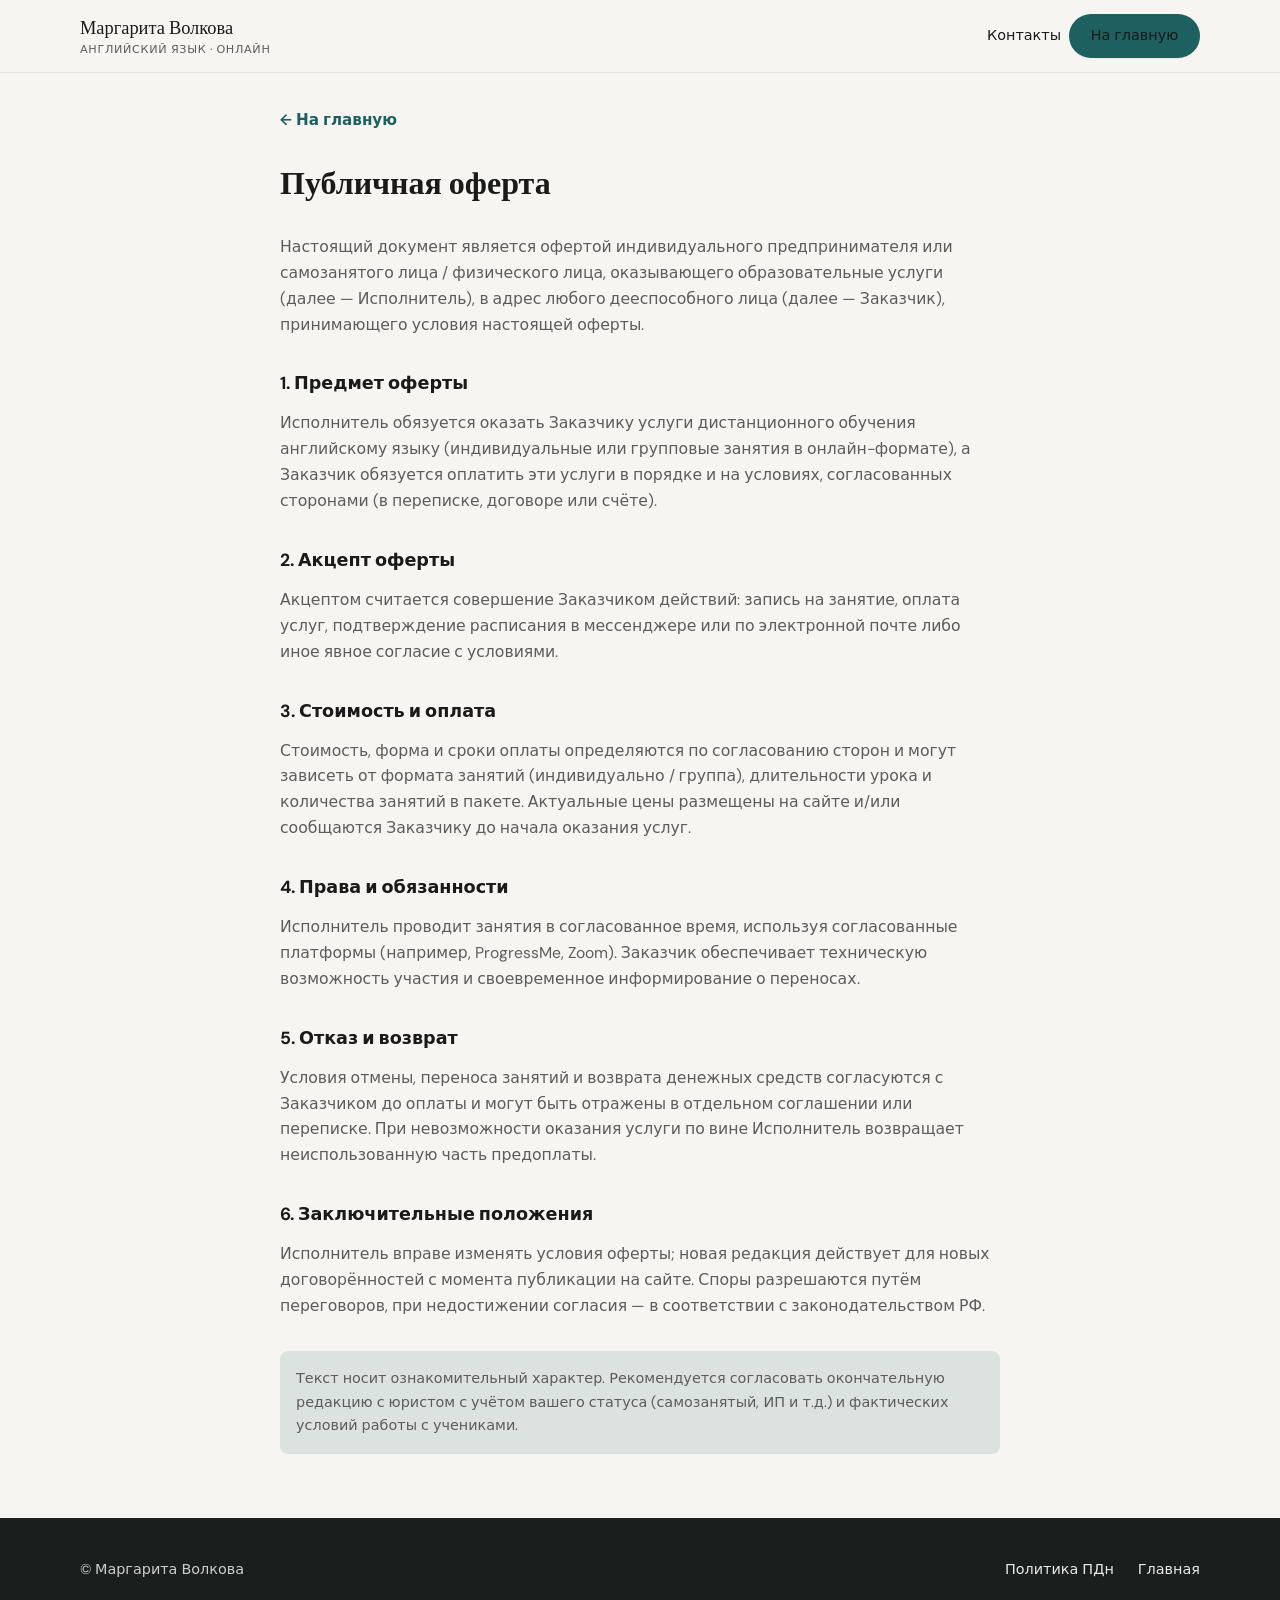
<file: pages/offer.html>
<!DOCTYPE html>
<html lang="ru">
  <head>
    <meta charset="UTF-8" />
    <meta name="viewport" content="width=device-width, initial-scale=1.0" />
    <title>Публичная оферта — Маргарита Волкова</title>
    <link rel="preconnect" href="https://fonts.googleapis.com" />
    <link rel="preconnect" href="https://fonts.gstatic.com" crossorigin />
    <link
      href="https://fonts.googleapis.com/css2?family=DM+Sans:ital,opsz,wght@0,9..40,400;0,9..40,600&family=Fraunces:opsz,wght@9..144,500&display=swap&subset=cyrillic"
      rel="stylesheet"
    />
    <link rel="stylesheet" href="../assets/css/main.css" />
  </head>
  <body class="page-sub">
    <header class="site-header">
      <div class="site-header__inner">
        <a class="site-logo" href="../index.html">
          Маргарита Волкова
          <small>Английский язык · онлайн</small>
        </a>
        <nav class="nav-desktop" aria-label="Навигация">
          <a href="../index.html#contacts">Контакты</a>
          <a class="btn btn--primary" href="../index.html">На главную</a>
        </nav>
      </div>
    </header>
    <main class="container">
      <article class="legal-doc prose">
        <a class="back-link" href="../index.html">← На главную</a>
        <h1>Публичная оферта</h1>
        <p>
          Настоящий документ является офертой индивидуального предпринимателя
          или самозанятого лица / физического лица, оказывающего образовательные
          услуги (далее — Исполнитель), в адрес любого дееспособного лица
          (далее — Заказчик), принимающего условия настоящей оферты.
        </p>
        <h2>1. Предмет оферты</h2>
        <p>
          Исполнитель обязуется оказать Заказчику услуги дистанционного обучения
          английскому языку (индивидуальные или групповые занятия в онлайн-формате),
          а Заказчик обязуется оплатить эти услуги в порядке и на условиях,
          согласованных сторонами (в переписке, договоре или счёте).
        </p>
        <h2>2. Акцепт оферты</h2>
        <p>
          Акцептом считается совершение Заказчиком действий: запись на занятие,
          оплата услуг, подтверждение расписания в мессенджере или по электронной
          почте либо иное явное согласие с условиями.
        </p>
        <h2>3. Стоимость и оплата</h2>
        <p>
          Стоимость, форма и сроки оплаты определяются по согласованию сторон и
          могут зависеть от формата занятий (индивидуально / группа), длительности
          урока и количества занятий в пакете. Актуальные цены размещены на сайте
          и/или сообщаются Заказчику до начала оказания услуг.
        </p>
        <h2>4. Права и обязанности</h2>
        <p>
          Исполнитель проводит занятия в согласованное время, используя
          согласованные платформы (например, ProgressMe, Zoom). Заказчик
          обеспечивает техническую возможность участия и своевременное
          информирование о переносах.
        </p>
        <h2>5. Отказ и возврат</h2>
        <p>
          Условия отмены, переноса занятий и возврата денежных средств
          согласуются с Заказчиком до оплаты и могут быть отражены в отдельном
          соглашении или переписке. При невозможности оказания услуги по вине
          Исполнитель возвращает неиспользованную часть предоплаты.
        </p>
        <h2>6. Заключительные положения</h2>
        <p>
          Исполнитель вправе изменять условия оферты; новая редакция действует
          для новых договорённостей с момента публикации на сайте. Споры
          разрешаются путём переговоров, при недостижении согласия — в
          соответствии с законодательством РФ.
        </p>
        <p class="note">
          Текст носит ознакомительный характер. Рекомендуется согласовать
          окончательную редакцию с юристом с учётом вашего статуса (самозанятый,
          ИП и т.д.) и фактических условий работы с учениками.
        </p>
      </article>
    </main>
    <footer class="site-footer">
      <div class="site-footer__inner">
        <p style="margin: 0; font-size: 0.9rem">© Маргарита Волкова</p>
        <nav class="footer-nav">
          <a href="privacy.html">Политика ПДн</a>
          <a href="../index.html">Главная</a>
        </nav>
      </div>
    </footer>
  </body>
</html>
</file>
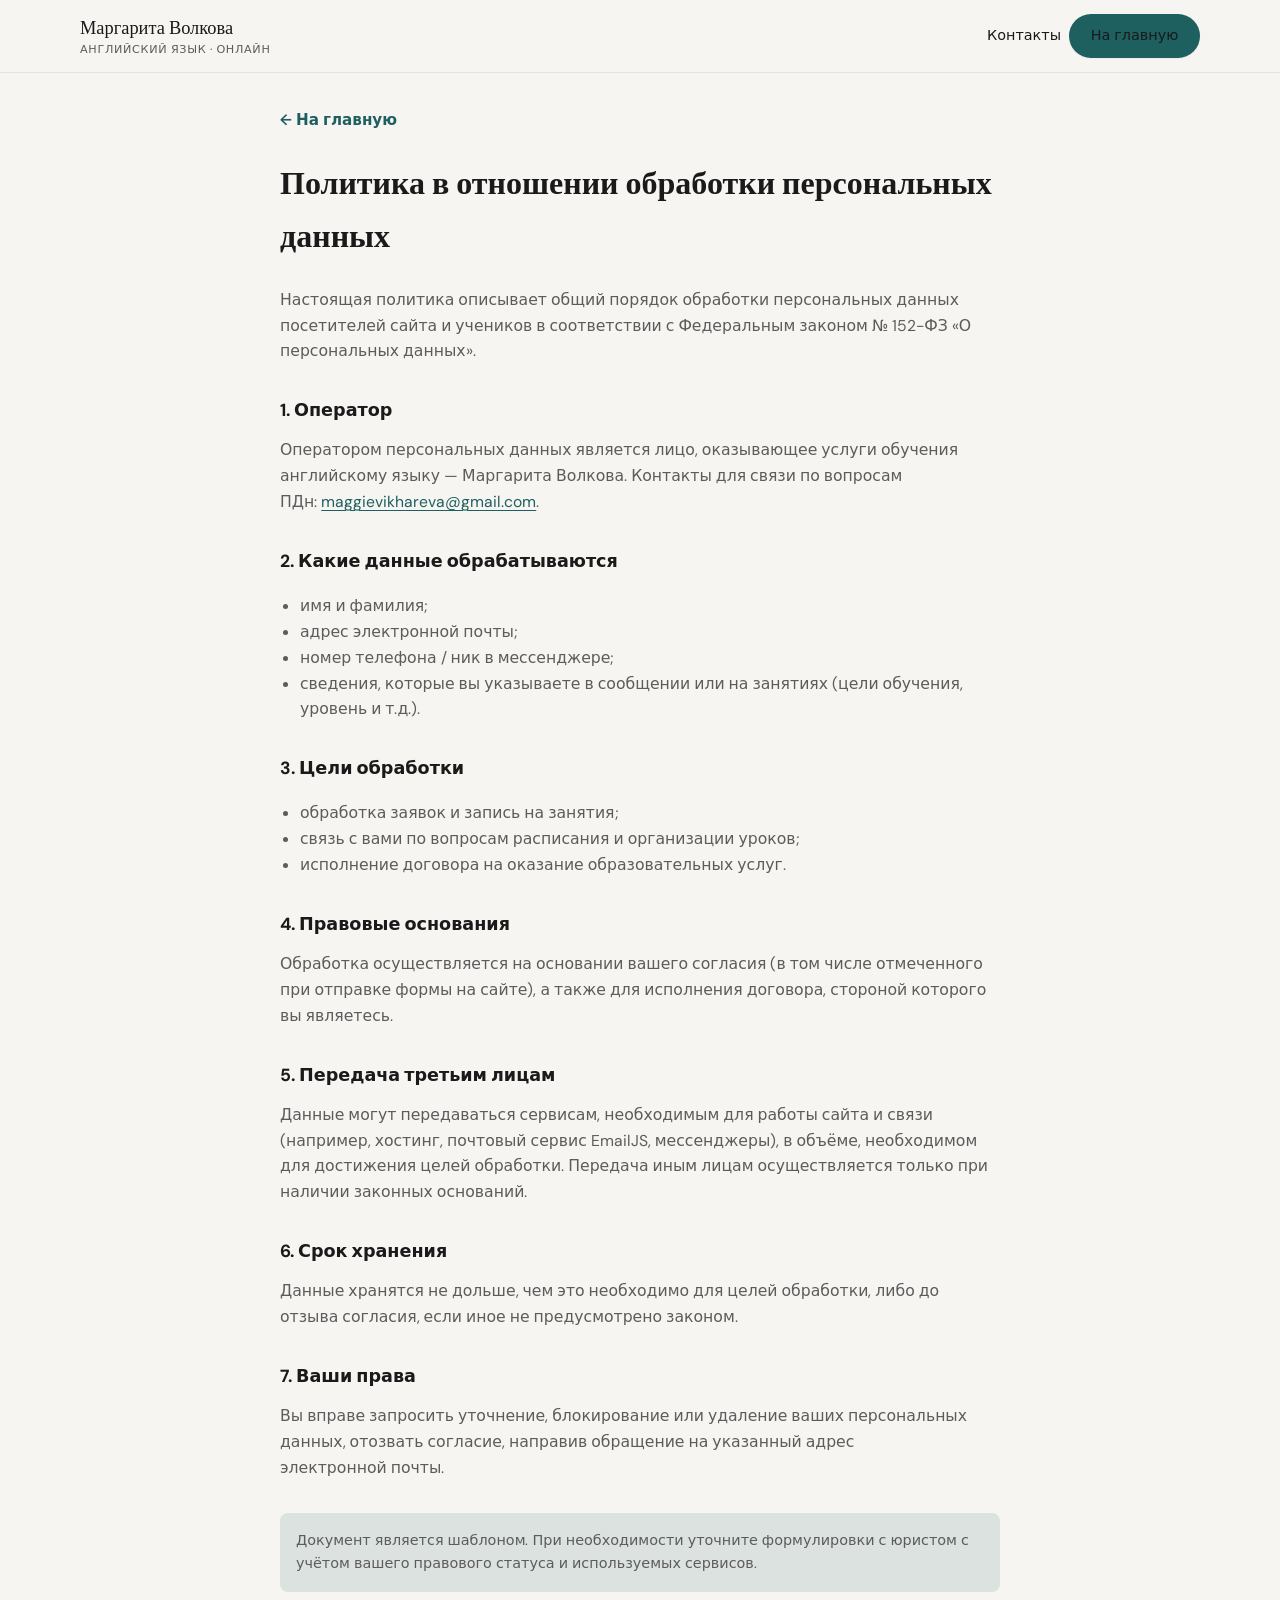
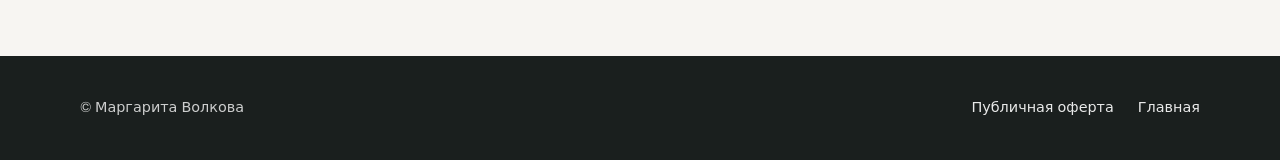
<file: pages/privacy.html>
<!DOCTYPE html>
<html lang="ru">
  <head>
    <meta charset="UTF-8" />
    <meta name="viewport" content="width=device-width, initial-scale=1.0" />
    <title>Политика обработки персональных данных — Маргарита Волкова</title>
    <link rel="preconnect" href="https://fonts.googleapis.com" />
    <link rel="preconnect" href="https://fonts.gstatic.com" crossorigin />
    <link
      href="https://fonts.googleapis.com/css2?family=DM+Sans:ital,opsz,wght@0,9..40,400;0,9..40,600&family=Fraunces:opsz,wght@9..144,500&display=swap&subset=cyrillic"
      rel="stylesheet"
    />
    <link rel="stylesheet" href="../assets/css/main.css" />
  </head>
  <body class="page-sub">
    <header class="site-header">
      <div class="site-header__inner">
        <a class="site-logo" href="../index.html">
          Маргарита Волкова
          <small>Английский язык · онлайн</small>
        </a>
        <nav class="nav-desktop" aria-label="Навигация">
          <a href="../index.html#contacts">Контакты</a>
          <a class="btn btn--primary" href="../index.html">На главную</a>
        </nav>
      </div>
    </header>
    <main class="container">
      <article class="legal-doc prose">
        <a class="back-link" href="../index.html">← На главную</a>
        <h1>Политика в отношении обработки персональных данных</h1>
        <p>
          Настоящая политика описывает общий порядок обработки персональных
          данных посетителей сайта и учеников в соответствии с Федеральным
          законом № 152-ФЗ «О персональных данных».
        </p>
        <h2>1. Оператор</h2>
        <p>
          Оператором персональных данных является лицо, оказывающее услуги
          обучения английскому языку — Маргарита Волкова. Контакты для связи по
          вопросам ПДн: <a href="mailto:maggievikhareva@gmail.com">maggievikhareva@gmail.com</a>.
        </p>
        <h2>2. Какие данные обрабатываются</h2>
        <ul>
          <li>имя и фамилия;</li>
          <li>адрес электронной почты;</li>
          <li>номер телефона / ник в мессенджере;</li>
          <li>сведения, которые вы указываете в сообщении или на занятиях (цели обучения, уровень и т.д.).</li>
        </ul>
        <h2>3. Цели обработки</h2>
        <ul>
          <li>обработка заявок и запись на занятия;</li>
          <li>связь с вами по вопросам расписания и организации уроков;</li>
          <li>исполнение договора на оказание образовательных услуг.</li>
        </ul>
        <h2>4. Правовые основания</h2>
        <p>
          Обработка осуществляется на основании вашего согласия (в том числе
          отмеченного при отправке формы на сайте), а также для исполнения
          договора, стороной которого вы являетесь.
        </p>
        <h2>5. Передача третьим лицам</h2>
        <p>
          Данные могут передаваться сервисам, необходимым для работы сайта и
          связи (например, хостинг, почтовый сервис EmailJS, мессенджеры), в
          объёме, необходимом для достижения целей обработки. Передача иным
          лицам осуществляется только при наличии законных оснований.
        </p>
        <h2>6. Срок хранения</h2>
        <p>
          Данные хранятся не дольше, чем это необходимо для целей обработки,
          либо до отзыва согласия, если иное не предусмотрено законом.
        </p>
        <h2>7. Ваши права</h2>
        <p>
          Вы вправе запросить уточнение, блокирование или удаление ваших
          персональных данных, отозвать согласие, направив обращение на указанный
          адрес электронной почты.
        </p>
        <p class="note">
          Документ является шаблоном. При необходимости уточните формулировки с
          юристом с учётом вашего правового статуса и используемых сервисов.
        </p>
      </article>
    </main>
    <footer class="site-footer">
      <div class="site-footer__inner">
        <p style="margin: 0; font-size: 0.9rem">© Маргарита Волкова</p>
        <nav class="footer-nav">
          <a href="offer.html">Публичная оферта</a>
          <a href="../index.html">Главная</a>
        </nav>
      </div>
    </footer>
  </body>
</html>
</file>
<file: assets/css/main.css>
/* =============================================================================
   Margarita Volkova — site styles
   ============================================================================= */

:root {
  --color-bg: #f7f5f2;
  --color-bg-elevated: #ffffff;
  --color-text: #1a1a1a;
  --color-text-muted: #5c5c5c;
  --color-border: rgba(26, 26, 26, 0.08);
  --color-accent: #1e5f5f;
  --color-accent-hover: #164747;
  --color-accent-soft: rgba(30, 95, 95, 0.12);
  --color-warm: #c45c3e;
  --font-sans: "DM Sans", system-ui, sans-serif;
  --font-display: "Fraunces", Georgia, serif;
  --radius-sm: 8px;
  --radius-md: 14px;
  --radius-lg: 22px;
  --shadow-sm: 0 1px 2px rgba(0, 0, 0, 0.04);
  --shadow-md: 0 8px 30px rgba(0, 0, 0, 0.08);
  --header-inner-h: 72px;
  --header-h: calc(var(--header-inner-h) + env(safe-area-inset-top, 0px));
  /* Плавные поля: без скачков на «типичных» ширинах */
  --container-gutter: clamp(1rem, 3.2vw + 0.35rem, 2.25rem);
  --container: min(1120px, calc(100% - (var(--container-gutter) * 2)));
  --section-pad-y: clamp(1.5rem, 2.8vw + 0.75rem, 3rem);
  /* Резерв под текст + кнопки в моб. герое (подбор max-height фото) */
  --hero-chrome: clamp(8rem, 5rem + 20svmin, 16.5rem);
  --ease-out: cubic-bezier(0.22, 1, 0.36, 1);
  /* Ширина центрированного лида секции — тарифы/отзывы в 1 колонку совпадают с ней */
  --section-center-text-max: 40rem;
}

*,
*::before,
*::after {
  box-sizing: border-box;
}

html {
  scroll-behavior: smooth;
  scroll-padding-top: calc(
    var(--header-h) + clamp(0.2rem, 0.6vw + 0.1rem, 0.4rem)
  );
}

@media (prefers-reduced-motion: reduce) {
  html {
    scroll-behavior: auto;
  }
  *,
  *::before,
  *::after {
    animation-duration: 0.01ms !important;
    animation-iteration-count: 1 !important;
    transition-duration: 0.01ms !important;
  }
}

body {
  position: relative;
  margin: 0;
  font-family: var(--font-sans);
  font-size: clamp(1rem, 0.92rem + 0.35vw, 1.0625rem);
  line-height: 1.65;
  color: var(--color-text);
  background: var(--color-bg);
  -webkit-font-smoothing: antialiased;
  text-wrap: pretty;
}

/* Только body: блокировка фона; html не трогаем — иначе на iOS часто ломается скролл внутри fixed-меню */
body.nav-open {
  overflow: hidden;
}

body.modal-open {
  overflow: hidden;
}

img {
  max-width: 100%;
  height: auto;
  display: block;
}

a {
  color: var(--color-accent);
  text-decoration-thickness: 1px;
  text-underline-offset: 3px;
}

a:hover {
  color: var(--color-accent-hover);
}

:focus-visible {
  outline: 2px solid var(--color-accent);
  outline-offset: 3px;
}

.container {
  width: var(--container);
  margin-inline: auto;
}

.top-anchor {
  height: 0;
  width: 100%;
  scroll-margin-top: 0;
}

.section {
  padding-block: var(--section-pad-y);
}

.section--tight {
  padding-block: clamp(2.5rem, 5vw, 4rem);
}

.section__label {
  font-size: 0.75rem;
  font-weight: 600;
  letter-spacing: 0.14em;
  text-transform: uppercase;
  color: var(--color-accent);
  margin: 0 0 0.75rem;
}

.section__title {
  font-family: var(--font-display);
  font-weight: 500;
  font-size: clamp(1.75rem, 4vw, 2.5rem);
  line-height: 1.2;
  margin: 0 0 clamp(0.65rem, 1.5vw, 1rem);
  color: var(--color-text);
}

.section__lead {
  margin: 0;
  max-width: 42rem;
  color: var(--color-text-muted);
  font-size: clamp(0.98rem, 0.95rem + 0.35vw, 1.05rem);
}

.section__title--center {
  text-align: center;
  margin-inline: auto;
}

.section__lead--center {
  text-align: center;
  margin-inline: auto;
  max-width: var(--section-center-text-max);
}

.visually-hidden {
  position: absolute;
  width: 1px;
  height: 1px;
  padding: 0;
  margin: -1px;
  overflow: hidden;
  clip: rect(0, 0, 0, 0);
  white-space: nowrap;
  border: 0;
}

/* -----------------------------------------------------------------------------
   Header
   ----------------------------------------------------------------------------- */

.site-header {
  position: sticky;
  top: 0;
  left: 0;
  right: 0;
  z-index: 100;
  padding-top: env(safe-area-inset-top, 0px);
  background: var(--color-bg);
  border-bottom: 1px solid var(--color-border);
}

@media (min-width: 960px) {
  .site-header {
    background: rgba(247, 245, 242, 0.92);
    backdrop-filter: blur(12px);
    -webkit-backdrop-filter: blur(12px);
  }
}

.site-header__inner {
  display: flex;
  align-items: center;
  justify-content: flex-start;
  gap: 1rem;
  min-height: var(--header-inner-h);
  width: var(--container);
  margin-inline: auto;
}

.site-logo {
  flex-shrink: 0;
  font-family: var(--font-display);
  font-weight: 500;
  font-size: clamp(1.02rem, 0.95rem + 0.45vw, 1.15rem);
  color: var(--color-text);
  text-decoration: none;
  line-height: 1.25;
}

.site-logo:hover {
  color: var(--color-accent);
}

.site-logo small {
  display: block;
  font-family: var(--font-sans);
  font-size: 0.7rem;
  font-weight: 500;
  letter-spacing: 0.06em;
  text-transform: uppercase;
  color: var(--color-text-muted);
  margin-top: 0.15rem;
}

.nav-desktop {
  display: none;
  align-items: center;
  gap: 0.25rem 1.25rem;
  flex-wrap: wrap;
  justify-content: flex-end;
}

.nav-desktop a {
  font-size: 0.9rem;
  font-weight: 500;
  color: var(--color-text);
  text-decoration: none;
}

.nav-desktop a:hover {
  color: var(--color-accent);
}

.btn {
  display: inline-flex;
  align-items: center;
  justify-content: center;
  gap: 0.5rem;
  font-family: var(--font-sans);
  font-size: clamp(0.88rem, 0.82rem + 0.35vw, 0.95rem);
  font-weight: 600;
  padding: clamp(0.55rem, 0.45rem + 0.45vw, 0.65rem)
    clamp(1rem, 0.75rem + 1vw, 1.35rem);
  border-radius: 999px;
  border: none;
  cursor: pointer;
  text-decoration: none;
  transition: background 0.2s var(--ease-out), transform 0.2s var(--ease-out),
    box-shadow 0.2s var(--ease-out);
}

.btn--primary {
  background: var(--color-accent);
  color: #fff;
  box-shadow: var(--shadow-sm);
}

.btn--primary:hover {
  background: var(--color-accent-hover);
  color: #fff;
  transform: translateY(-1px);
  box-shadow: var(--shadow-md);
}

.btn--ghost {
  background: transparent;
  color: var(--color-text);
  border: 1px solid var(--color-border);
}

.btn--ghost:hover {
  border-color: var(--color-accent);
  color: var(--color-accent);
}

.nav-toggle {
  box-sizing: border-box;
  display: inline-flex;
  align-items: center;
  justify-content: center;
  margin-left: auto;
  width: 48px;
  height: 48px;
  padding: 0;
  border: 1px solid transparent;
  border-radius: var(--radius-md);
  background: transparent;
  color: var(--color-text);
  cursor: pointer;
  transition: background 0.2s var(--ease-out), border-color 0.2s var(--ease-out),
    box-shadow 0.2s var(--ease-out);
}

.nav-toggle:hover {
  background: var(--color-accent-soft);
  border-color: rgba(30, 95, 95, 0.18);
}

.nav-toggle:focus-visible {
  outline: 2px solid var(--color-accent);
  outline-offset: 2px;
}

.nav-toggle__inner {
  position: relative;
  width: 22px;
  height: 14px;
  display: block;
  flex-shrink: 0;
}

.nav-toggle__bar {
  position: absolute;
  left: 0;
  width: 100%;
  height: 2px;
  background: currentColor;
  border-radius: 2px;
  transform-origin: center;
  transition: transform 0.38s var(--ease-out), opacity 0.28s ease,
    top 0.38s var(--ease-out);
}

.nav-toggle__bar:nth-child(1) {
  top: 0;
}

.nav-toggle__bar:nth-child(2) {
  top: 6px;
}

.nav-toggle__bar:nth-child(3) {
  top: 12px;
}

.nav-toggle[aria-expanded="true"] {
  background: var(--color-accent-soft);
  border-color: rgba(30, 95, 95, 0.22);
  color: var(--color-accent-hover);
}

.nav-toggle[aria-expanded="true"] .nav-toggle__bar:nth-child(1) {
  top: 6px;
  transform: rotate(45deg);
}

.nav-toggle[aria-expanded="true"] .nav-toggle__bar:nth-child(2) {
  opacity: 0;
  transform: scaleX(0);
}

.nav-toggle[aria-expanded="true"] .nav-toggle__bar:nth-child(3) {
  top: 6px;
  transform: rotate(-45deg);
}

@media (prefers-reduced-motion: reduce) {
  .nav-toggle__bar {
    transition-duration: 0.01ms;
  }
}

.nav-mobile {
  display: none;
  position: fixed;
  inset: 0;
  /* Вне <header>: покрывает экран, но ниже шапки (z-index) */
  z-index: 90;
  flex-direction: column;
  background: var(--color-bg);
  padding: calc(env(safe-area-inset-top, 0px) + var(--header-inner-h) + 1rem)
    max(1.25rem, env(safe-area-inset-right, 0px))
    max(1.5rem, env(safe-area-inset-bottom, 0px))
    max(1.25rem, env(safe-area-inset-left, 0px));
  overflow-y: auto;
  overflow-x: hidden;
  -webkit-overflow-scrolling: touch;
}

.nav-open .nav-mobile {
  display: flex;
}

.nav-mobile a {
  font-size: 1.2rem;
  font-weight: 500;
  color: var(--color-text);
  text-decoration: none;
  padding: 0.85rem 0;
  border-bottom: 1px solid var(--color-border);
}

.nav-mobile .btn {
  margin-top: 1.25rem;
  width: 100%;
  max-width: 100%;
  padding: 0.85rem 1.25rem;
  font-size: 1rem;
}

@media (min-width: 960px) {
  .nav-toggle {
    display: none;
  }
  .nav-desktop {
    display: flex;
    flex: 1 1 0%;
    min-width: 0;
    align-items: center;
  }
}

/* -----------------------------------------------------------------------------
   Hero
   ----------------------------------------------------------------------------- */

.hero {
  padding-block: clamp(2.5rem, 6vw, 4.5rem);
}

/* Не задавать width: 100% — иначе перебивается .container и герой на десктопе на всю ширину экрана */

.hero__grid {
  display: grid;
  gap: clamp(1.25rem, 4vw, 3.5rem);
  align-items: center;
}

.hero__actions--mobile {
  display: none;
}

.hero__actions--desktop {
  display: flex;
}

.hero__intro {
  min-width: 0;
}

.hero__title {
  font-family: var(--font-display);
  font-weight: 500;
  font-size: clamp(2rem, 5vw, 3.25rem);
  line-height: 1.15;
  margin: 0 0 1.25rem;
  letter-spacing: -0.02em;
}

.hero__lead {
  margin: 0 0 1.75rem;
  font-size: 1.125rem;
  color: var(--color-text-muted);
  max-width: 36rem;
}

.hero__actions {
  display: flex;
  flex-wrap: wrap;
  gap: 0.75rem;
  justify-content: flex-start;
  width: 100%;
}

.hero__visual {
  position: relative;
  max-width: min(100%, 380px);
  margin-inline: auto;
}

.hero__visual::before {
  content: "";
  position: absolute;
  inset: -8% -6%;
  background: linear-gradient(
    135deg,
    var(--color-accent-soft),
    rgba(196, 92, 62, 0.08)
  );
  border-radius: var(--radius-lg);
  z-index: -1;
}

.hero__img {
  border-radius: var(--radius-lg);
  box-shadow: var(--shadow-md);
  aspect-ratio: 4/5;
  object-fit: cover;
  width: 100%;
  max-height: min(70vh, 520px);
}

@media (min-width: 900px) {
  /* В сетке только колонка с текстом и колонка с фото */
  .hero__grid {
    grid-template-columns: 1.05fr 0.95fr;
    grid-template-rows: auto;
    align-items: center;
    gap: clamp(2rem, 5vw, 3.5rem);
  }

  /* Обёртка только для мобилки; на десктопе фото снова прямой потомок грида */
  .hero__middle {
    display: contents;
  }

  .hero__intro {
    grid-column: 1;
    grid-row: 1;
  }

  .hero__visual {
    grid-column: 2;
    grid-row: 1;
    max-width: min(420px, 100%);
    margin-inline: 0;
    justify-self: end;
  }

  .hero__actions--mobile {
    display: none !important;
  }

  .hero__actions--desktop {
    display: flex !important;
  }
}

@media (max-width: 899px) {
  /* Явная высота = окно минус шапка: иначе % и max-height:100% у img не срабатывают, кнопки уезжают */
  /* Высота: 100dvh не использовать — при скрытии адресной строки визуальный viewport
     растёт и блок пересчитывается («скачки»). 100svh стабильнее; плюс --hero-viewport-h
     и inline height/min-height в px — в main.js (однократный снимок при load). */
  .hero {
    min-height: calc(100vh - var(--header-h));
    height: calc(100vh - var(--header-h));
    min-height: calc(var(--hero-viewport-h, 100svh) - var(--header-h));
    height: calc(var(--hero-viewport-h, 100svh) - var(--header-h));
    padding-top: clamp(0.35rem, 1.5vmin, 0.75rem);
    padding-bottom: 0;
    padding-inline: max(0px, env(safe-area-inset-left, 0px))
      max(0px, env(safe-area-inset-right, 0px));
    display: flex;
    flex-direction: column;
    align-items: stretch;
    box-sizing: border-box;
    overflow: hidden;
  }

  /* basis 0% + flex-grow: герой заполняет экран на iOS (в т.ч. iPhone Pro Max) */
  /* Не задавать width: 100% — перебивает .container, текст уезжает к краям экрана */
  .hero__wrap {
    flex: 1 1 0%;
    display: flex;
    flex-direction: column;
    min-height: 0;
    max-height: 100%;
    overflow: hidden;
    align-self: center;
  }

  .hero__grid {
    flex: 1 1 0%;
    display: flex;
    flex-direction: column;
    align-items: stretch;
    gap: clamp(0.5rem, 2vmin, 0.9rem);
    width: 100%;
    min-height: 0;
    overflow: hidden;
    isolation: isolate;
  }

  .hero__intro {
    flex-shrink: 0;
    position: relative;
    z-index: 1;
    width: 100%;
  }

  .hero__title {
    font-size: clamp(1.42rem, 0.9vw + 3.8vmin, 2.4rem);
    margin-bottom: clamp(0.4rem, 1.5vmin, 1rem);
    line-height: 1.18;
  }

  .hero__lead {
    font-size: clamp(0.94rem, 0.35vw + 2.6vmin, 1.22rem);
    line-height: 1.55;
    margin-bottom: clamp(0.35rem, 1.5vmin, 0.75rem);
  }

  /* Занимает всё место между текстом и низом сетки — фото внутри масштабируется по высоте */
  .hero__middle {
    flex: 1 1 0%;
    min-height: 0;
    overflow: hidden;
    display: flex;
    flex-direction: column;
    align-items: center;
    justify-content: center;
    position: relative;
    z-index: 0;
    padding-block: clamp(0.2rem, 1vmin, 0.45rem);
  }

  .hero__visual {
    flex: 1 1 0%;
    min-height: 0;
    max-height: 100%;
    overflow: hidden;
    border-radius: var(--radius-lg);
    width: 100%;
    max-width: min(100%, min(94vw, 88vmin, 560px));
    margin-inline: auto;
    display: flex;
    align-items: center;
    justify-content: center;
    position: relative;
    z-index: 0;
  }

  /* Компактная подложка: фикс. отступы от кадра, не проценты от высоты блока */
  .hero__visual::before {
    content: "";
    display: block;
    position: absolute;
    top: -0.45rem;
    right: -0.4rem;
    bottom: -0.5rem;
    left: -0.4rem;
    background: linear-gradient(
      160deg,
      var(--color-accent-soft),
      rgba(196, 92, 62, 0.07),
      rgba(247, 245, 242, 0.45)
    );
    border-radius: var(--radius-lg);
    z-index: -1;
    pointer-events: none;
  }

  /* Родители с min-height:0 + overflow:hidden дают реальный предел для 100% */
  .hero__img {
    display: block;
    width: auto;
    max-width: 100%;
    height: auto;
    max-height: 100%;
    margin-inline: auto;
    flex-shrink: 1;
    object-fit: contain;
    object-position: center center;
    border-radius: var(--radius-lg);
    box-shadow: var(--shadow-md);
  }

  .hero__actions {
    justify-content: center;
  }

  .hero__actions--desktop {
    display: none !important;
  }

  .hero__actions--mobile {
    display: flex !important;
    flex-shrink: 0;
    flex-wrap: wrap;
    justify-content: center;
    gap: clamp(0.4rem, 1.5vmin, 0.65rem);
    width: 100%;
    margin-top: auto;
    padding-top: clamp(0.45rem, 2vmin, 0.85rem);
    padding-bottom: max(0.85rem, calc(env(safe-area-inset-bottom, 0px) + 0.35rem));
    position: relative;
    z-index: 5;
    background: var(--color-bg);
    pointer-events: auto;
    touch-action: manipulation;
  }

  .hero__actions--mobile .btn {
    padding: clamp(0.5rem, 0.8vmin + 0.35rem, 0.65rem)
      clamp(0.95rem, 1.5vw + 0.5rem, 1.25rem);
    font-size: clamp(0.8rem, 0.4vw + 2.4vmin, 1.05rem);
    touch-action: manipulation;
    position: relative;
    z-index: 1;
  }
}

/* -----------------------------------------------------------------------------
   About & generic prose
   ----------------------------------------------------------------------------- */

.about__grid {
  display: block;
  max-width: 46rem;
}

.prose p {
  margin: 0 0 1rem;
  color: var(--color-text-muted);
}

.prose p:last-child {
  margin-bottom: 0;
}

.prose strong,
.prose .lead-strong {
  color: var(--color-text);
  font-weight: 600;
}

/* -----------------------------------------------------------------------------
   Services (cards)
   ----------------------------------------------------------------------------- */

.services__grid {
  display: grid;
  gap: clamp(1rem, 2.5vw, 1.5rem);
  grid-template-columns: repeat(
    auto-fit,
    minmax(min(100%, 17.5rem), 1fr)
  );
}

.card {
  background: var(--color-bg-elevated);
  border: 1px solid var(--color-border);
  border-radius: var(--radius-md);
  padding: clamp(1.2rem, 2.5vw + 0.5rem, 1.75rem)
    clamp(1.1rem, 2.2vw + 0.4rem, 1.5rem);
  box-shadow: var(--shadow-sm);
}

.card__title {
  font-family: var(--font-display);
  font-size: clamp(1.08rem, 1rem + 0.45vw, 1.25rem);
  margin: 0 0 1rem;
}

.card ul {
  margin: 0;
  padding-left: 1.15rem;
  color: var(--color-text-muted);
}

.card li {
  margin-bottom: 0.65rem;
}

.card li:last-child {
  margin-bottom: 0;
}

.services__note {
  margin-top: clamp(1.25rem, 3vw, 2rem);
  padding: clamp(1rem, 2.2vw + 0.5rem, 1.25rem)
    clamp(1rem, 2.5vw, 1.5rem);
  background: var(--color-accent-soft);
  border-radius: var(--radius-md);
  border: 1px solid rgba(30, 95, 95, 0.15);
}

.services__note p {
  margin: 0;
  color: var(--color-text);
  font-size: 0.98rem;
}

/* -----------------------------------------------------------------------------
   Lesson format
   ----------------------------------------------------------------------------- */

.lesson-panels {
  display: grid;
  gap: clamp(1rem, 2.5vw, 1.5rem);
  grid-template-columns: repeat(
    auto-fit,
    minmax(min(100%, 19rem), 1fr)
  );
}

.lesson-panel {
  background: var(--color-bg-elevated);
  border-radius: var(--radius-md);
  padding: clamp(1.2rem, 2.5vw + 0.5rem, 1.75rem);
  border: 1px solid var(--color-border);
}

.lesson-panel h3 {
  font-family: var(--font-display);
  font-size: 1.2rem;
  margin: 0 0 0.75rem;
}

.lesson-panel p {
  margin: 0;
  color: var(--color-text-muted);
}

/* -----------------------------------------------------------------------------
   Pricing
   ----------------------------------------------------------------------------- */

.pricing__grid {
  display: grid;
  gap: clamp(0.85rem, 2vw, 1.25rem);
  /* Только 1 или 3 колонки — без «2+1» на средних ширинах */
  grid-template-columns: 1fr;
}

@media (max-width: 899px) {
  .pricing__grid {
    max-width: var(--section-center-text-max);
    width: 100%;
    margin-inline: auto;
    /* Доп. поля к контейнеру: на телефонах карточки визуально уже */
    padding-inline: clamp(1.25rem, 6.5vw + 0.5rem, 2.75rem);
  }
}

@media (min-width: 900px) {
  .pricing__grid {
    grid-template-columns: repeat(3, minmax(0, 1fr));
  }
}

.price-card {
  max-width: min(450px, 100%);
  width: 100%;
  justify-self: center;
  background: var(--color-bg-elevated);
  border-radius: var(--radius-md);
  padding: clamp(0.85rem, 1.4vw + 0.55rem, 1.75rem)
    clamp(0.95rem, 1.6vw + 0.5rem, 1.5rem);
  border: 1px solid var(--color-border);
  display: flex;
  flex-direction: column;
  min-height: 0;
}

label.price-card {
  cursor: pointer;
  transition: border-color 0.2s var(--ease-out), box-shadow 0.2s var(--ease-out);
}

.price-card--selectable:hover {
  border-color: rgba(30, 95, 95, 0.35);
}

.price-card--selectable.price-card--selected {
  border-color: var(--color-accent);
  box-shadow: 0 0 0 2px var(--color-accent);
}

/* Не дублировать кольцо: выбранная карточка уже с border + box-shadow */
.price-card--selectable:focus-within {
  outline: none;
}

.price-card--selectable input:focus {
  outline: none;
}

/* Клавиатура: кольцо только у невыбранных карточек */
.price-card--selectable:not(.price-card--selected):has(
    input:focus-visible
  ) {
  outline: 2px solid var(--color-accent);
  outline-offset: 3px;
}

.price-card__type {
  font-size: clamp(0.68rem, 0.62rem + 0.2vw, 0.72rem);
  font-weight: 700;
  letter-spacing: 0.12em;
  text-transform: uppercase;
  color: var(--color-accent);
  margin-bottom: clamp(0.3rem, 0.5vw + 0.15rem, 0.5rem);
}

.price-card h3 {
  font-family: var(--font-display);
  font-size: clamp(1.05rem, 0.92rem + 0.55vw, 1.2rem);
  margin: 0 0 clamp(0.3rem, 0.5vw + 0.15rem, 0.5rem);
}

.price-card__meta {
  font-size: clamp(0.88rem, 0.84rem + 0.2vw, 0.95rem);
  color: var(--color-text-muted);
  margin: 0 0 clamp(0.55rem, 1.1vw + 0.3rem, 1.25rem);
  line-height: 1.45;
  flex-grow: 0;
}

.price-card__duration {
  display: inline-block;
  font-weight: 600;
  color: var(--color-text);
  font-size: clamp(1.2rem, 0.95rem + 1vw, 1.5rem);
  margin-bottom: clamp(0.12rem, 0.25vw + 0.05rem, 0.25rem);
}

.price-card__amount {
  font-size: clamp(1.55rem, 1.1rem + 1.5vw, 2rem);
  font-weight: 700;
  font-family: var(--font-display);
  color: var(--color-text);
  margin: 0;
}

@media (min-width: 900px) {
  .price-card {
    min-height: 100%;
  }

  .price-card__meta {
    flex-grow: 1;
    margin-bottom: clamp(0.65rem, 1vw + 0.35rem, 1.25rem);
  }
}

/* -----------------------------------------------------------------------------
   Reviews (карусель по 3 + раскрытие текста)
   ----------------------------------------------------------------------------- */

.reviews-carousel__viewport {
  overflow: hidden;
  width: 100%;
}

.reviews-carousel__track {
  display: flex;
  transition: transform 0.35s var(--ease-out);
}

.reviews-carousel__slide {
  flex: 0 0 100%;
  min-width: 0;
}

.reviews-carousel__slide .reviews__grid {
  display: grid;
  gap: clamp(0.85rem, 2vw, 1.25rem);
  grid-template-columns: 1fr;
}

@media (max-width: 899px) {
  .reviews-carousel__slide .reviews__grid {
    max-width: var(--section-center-text-max);
    width: 100%;
    margin-inline: auto;
    padding-inline: clamp(1.25rem, 6.5vw + 0.5rem, 2.75rem);
  }
}

@media (min-width: 900px) {
  .reviews-carousel__slide .reviews__grid {
    grid-template-columns: repeat(3, minmax(0, 1fr));
  }
}

.reviews-carousel__controls {
  display: flex;
  align-items: center;
  justify-content: center;
  gap: 1rem;
  margin-top: 1.25rem;
}

.reviews-carousel__btn {
  width: 44px;
  height: 44px;
  border-radius: 50%;
  border: 1px solid var(--color-border);
  background: var(--color-bg-elevated);
  cursor: pointer;
  font-size: 1.25rem;
  line-height: 1;
  color: var(--color-text);
  transition: background 0.2s, border-color 0.2s;
}

.reviews-carousel__btn:hover {
  background: var(--color-accent-soft);
  border-color: var(--color-accent);
}

.reviews-carousel__counter {
  font-size: 0.9rem;
  color: var(--color-text-muted);
  min-width: 3rem;
  text-align: center;
}

.review {
  background: var(--color-bg-elevated);
  border-radius: var(--radius-md);
  padding: clamp(1rem, 2vw + 0.35rem, 1.25rem);
  border: 1px solid var(--color-border);
  display: flex;
  flex-direction: column;
  min-height: 0;
}

.review__author {
  font-size: 0.8rem;
  font-weight: 700;
  letter-spacing: 0.06em;
  text-transform: uppercase;
  color: var(--color-warm);
  margin: 0 0 0.5rem;
}

.review__text-wrap {
  max-height: 7.25rem;
  overflow: hidden;
  transition: max-height 0.4s var(--ease-out);
}

.review.is-expanded .review__text-wrap {
  max-height: 80rem;
}

.review__text {
  margin: 0;
  color: var(--color-text-muted);
  font-size: 0.95rem;
  line-height: 1.55;
}

.review__actions {
  display: flex;
  flex-wrap: wrap;
  gap: 0.5rem 1rem;
  margin-top: 0.65rem;
}

.review__more,
.review__less {
  align-self: flex-start;
  background: none;
  border: none;
  padding: 0;
  font-family: var(--font-sans);
  font-size: 0.88rem;
  font-weight: 600;
  color: var(--color-accent);
  cursor: pointer;
  text-decoration: underline;
  text-underline-offset: 3px;
}

.review__less[hidden],
.review__more[hidden] {
  display: none;
}

/* -----------------------------------------------------------------------------
   Education carousel
   ----------------------------------------------------------------------------- */

.edu-carousel {
  max-width: 640px;
  margin-inline: auto;
}

.edu-carousel__viewport {
  position: relative;
  border-radius: var(--radius-md);
  overflow: hidden;
  background: var(--color-bg-elevated);
  border: 1px solid var(--color-border);
  aspect-ratio: 4/3;
}

.edu-carousel__viewport img {
  width: 100%;
  height: 100%;
  object-fit: contain;
  background: #f0ebe4;
}

.edu-carousel__controls {
  display: flex;
  align-items: center;
  justify-content: center;
  gap: 1rem;
  margin-top: clamp(0.85rem, 2vw, 1rem);
}

.edu-carousel__btn {
  width: 44px;
  height: 44px;
  border-radius: 50%;
  border: 1px solid var(--color-border);
  background: var(--color-bg-elevated);
  cursor: pointer;
  font-size: 1.25rem;
  line-height: 1;
  color: var(--color-text);
  transition: background 0.2s, border-color 0.2s;
}

.edu-carousel__btn:hover {
  background: var(--color-accent-soft);
  border-color: var(--color-accent);
}

.edu-carousel__counter {
  font-size: 0.9rem;
  color: var(--color-text-muted);
  min-width: 4rem;
  text-align: center;
}

/* -----------------------------------------------------------------------------
   FAQ
   ----------------------------------------------------------------------------- */

.faq-list {
  max-width: 720px;
  margin-inline: auto;
  display: flex;
  flex-direction: column;
  gap: clamp(0.5rem, 1.5vw, 0.75rem);
}

.faq-item {
  background: var(--color-bg-elevated);
  border: 1px solid var(--color-border);
  border-radius: var(--radius-md);
  overflow: hidden;
}

.faq-item summary {
  padding: clamp(0.95rem, 2vw + 0.35rem, 1.1rem)
    clamp(1rem, 2.5vw, 1.25rem);
  font-weight: 600;
  font-size: clamp(0.94rem, 0.88rem + 0.35vw, 1rem);
  cursor: pointer;
  list-style: none;
  display: flex;
  justify-content: space-between;
  align-items: center;
  gap: 1rem;
}

.faq-item summary::-webkit-details-marker {
  display: none;
}

.faq-item summary::after {
  content: "+";
  font-size: 1.25rem;
  font-weight: 400;
  color: var(--color-accent);
  flex-shrink: 0;
}

.faq-item[open] summary::after {
  content: "−";
}

.faq-item__body {
  padding: 0 clamp(1rem, 2.5vw, 1.25rem) clamp(1rem, 2vw, 1.15rem);
  color: var(--color-text-muted);
  font-size: clamp(0.92rem, 0.88rem + 0.25vw, 0.98rem);
}

.faq-item__body p {
  margin: 0;
}

/* -----------------------------------------------------------------------------
   Contacts & footer
   ----------------------------------------------------------------------------- */

#contacts > .container {
  container-type: inline-size;
  container-name: contacts;
}

.contacts__grid {
  display: grid;
  gap: clamp(1.35rem, 3.5vw, 2rem);
}

.contacts__intro {
  display: flex;
  flex-direction: column;
  align-items: center;
  gap: clamp(1rem, 2.8vw + 0.2rem, 1.5rem);
  padding-inline: clamp(0.5rem, 3.5vw, 1.25rem);
}

.contacts__intro-title,
.contacts__intro-lead {
  text-align: center;
}

.contacts__intro-title {
  margin-bottom: 0;
}

/* Узкий lead остаётся по центру колонки, а не прижатым влево */
.contacts__intro-lead {
  margin-inline: auto;
  margin-top: 0;
  margin-bottom: 0;
}

.contacts__intro .contacts__cta {
  margin-top: 0;
}

/* Почта и Telegram столбиком: один зазор между пунктами и столько же сверху/снизу */
#contacts .contact-list {
  --contact-stack-space: clamp(0.85rem, 2.8vw, 1.35rem);
  flex-direction: column;
  justify-content: flex-start;
  align-items: center;
  gap: var(--contact-stack-space);
  padding-block: var(--contact-stack-space);
  margin-block: 0;
}

#contacts .contact-list li {
  flex: none;
  width: 100%;
  max-width: min(22rem, 100%);
  min-width: 0;
}

/* Узкий контейнер: компактнее шрифты и зазор */
@container contacts (max-width: 41.98rem) {
  #contacts .contact-list {
    --contact-stack-space: clamp(0.65rem, 2.2vw, 1rem);
  }

  #contacts .contact-list a {
    font-size: clamp(0.68rem, 2.2vw + 0.25rem, 0.875rem);
    overflow-wrap: anywhere;
  }

  #contacts .contact-list .contact-label {
    font-size: clamp(0.62rem, 1.8vw + 0.2rem, 0.72rem);
    letter-spacing: 0.06em;
  }
}

@container contacts (min-width: 42rem) {
  .contacts__grid {
    grid-template-columns: 1fr 1fr;
    align-items: start;
  }

  #contacts .contacts__intro {
    gap: clamp(1.05rem, 2.2vw + 0.45rem, 1.85rem);
    padding-inline: clamp(1rem, 5vw, 2.25rem);
    padding-block-start: 0;
    padding-block-end: clamp(0.35rem, 1.5vw, 0.85rem);
    justify-content: flex-start;
    align-self: start;
    width: 100%;
    max-width: min(38rem, 100%);
  }

  #contacts .contact-list {
    justify-content: flex-start;
    align-self: start;
    padding-block-start: 0;
    padding-block-end: var(--contact-stack-space);
    margin-block-start: 0;
    width: 100%;
  }

  #contacts .contact-list a {
    font-size: inherit;
    overflow-wrap: break-word;
  }

  #contacts .contact-list .contact-label {
    font-size: 0.75rem;
    letter-spacing: 0.1em;
  }
}

@supports not (container-type: inline-size) {
  @media (max-width: 47.99rem) {
    #contacts .contact-list {
      --contact-stack-space: clamp(0.65rem, 2.2vw, 1rem);
    }

    #contacts .contact-list a {
      font-size: clamp(0.68rem, 2.2vw + 0.25rem, 0.875rem);
      overflow-wrap: anywhere;
    }

    #contacts .contact-list .contact-label {
      font-size: clamp(0.62rem, 1.8vw + 0.2rem, 0.72rem);
      letter-spacing: 0.06em;
    }
  }

  @media (min-width: 48rem) {
    .contacts__grid {
      grid-template-columns: 1fr 1fr;
      align-items: start;
    }

    #contacts .contacts__intro {
      gap: clamp(1.05rem, 2.2vw + 0.45rem, 1.85rem);
      padding-inline: clamp(1rem, 5vw, 2.25rem);
      padding-block-start: 0;
      padding-block-end: clamp(0.35rem, 1.5vw, 0.85rem);
      justify-content: flex-start;
      align-self: start;
      width: 100%;
      max-width: min(38rem, 100%);
    }

    #contacts .contact-list {
      justify-content: flex-start;
      align-self: start;
      padding-block-start: 0;
      padding-block-end: var(--contact-stack-space);
      margin-block-start: 0;
      width: 100%;
    }

    #contacts .contact-list a {
      font-size: inherit;
      overflow-wrap: break-word;
    }

    #contacts .contact-list .contact-label {
      font-size: 0.75rem;
      letter-spacing: 0.1em;
    }
  }
}

.contacts__cta {
  text-align: center;
  margin-bottom: 0;
}

.contact-list {
  list-style: none;
  margin: 0;
  padding: 0;
  display: flex;
  flex-direction: column;
  align-items: center;
  gap: clamp(0.75rem, 2.5vw, 1.375rem);
  text-align: center;
  width: 100%;
}

.contact-list li {
  margin: 0;
  display: flex;
  flex-direction: column;
  align-items: center;
  max-width: 100%;
  /* Подпись и ссылка — один визуальный блок */
  gap: 0.2rem;
}

.contact-list a {
  font-weight: 500;
  word-break: break-word;
  line-height: 1.35;
}

.contact-label {
  display: block;
  font-size: 0.75rem;
  font-weight: 600;
  letter-spacing: 0.1em;
  text-transform: uppercase;
  color: var(--color-text-muted);
  margin-bottom: 0.25rem;
}

.contact-list .contact-label {
  margin-bottom: 0;
  line-height: 1.2;
}

.site-footer {
  background: #1a1f1e;
  color: rgba(255, 255, 255, 0.78);
  padding: clamp(1.75rem, 4vw, 2.5rem) 0;
  margin-top: 0;
}

.site-footer a {
  color: rgba(255, 255, 255, 0.9);
}

.site-footer__copy {
  margin: 0;
  font-size: 0.9rem;
}

.site-footer__role {
  white-space: nowrap;
}

.site-footer__inner {
  width: var(--container);
  margin-inline: auto;
  display: flex;
  flex-direction: column;
  gap: clamp(1.1rem, 3vw, 1.5rem);
  align-items: center;
  text-align: center;
}

@media (min-width: 640px) {
  .site-footer__inner {
    flex-direction: row;
    justify-content: space-between;
    text-align: left;
    align-items: center;
  }
}

.footer-nav {
  display: flex;
  flex-wrap: wrap;
  gap: 1rem 1.5rem;
  justify-content: center;
  align-items: center;
}

.footer-nav a {
  font-size: 0.9rem;
  text-decoration: none;
}

.footer-nav a:hover {
  text-decoration: underline;
}

/* -----------------------------------------------------------------------------
   Modal & form
   ----------------------------------------------------------------------------- */

.modal {
  display: none;
  position: fixed;
  inset: 0;
  z-index: 200;
  background: rgba(26, 26, 26, 0.5);
  backdrop-filter: blur(8px);
  -webkit-backdrop-filter: blur(8px);
  align-items: center;
  justify-content: center;
  padding: max(0.5rem, env(safe-area-inset-top, 0px))
    max(0.65rem, env(safe-area-inset-right, 0px))
    max(0.5rem, env(safe-area-inset-bottom, 0px))
    max(0.65rem, env(safe-area-inset-left, 0px));
}

.modal.is-open {
  display: flex;
}

.modal__dialog {
  --modal-pad-x: clamp(1rem, 4vw, 1.5rem);
  --modal-pad-y: clamp(0.85rem, 2.5vw, 1.15rem);
  --modal-field-gap: clamp(0.75rem, 2.2vw, 1rem);
  --modal-input-bg: #faf9f7;
  /* Плавная ширина: телефон → планшет → почти десктоп */
  width: min(100%, clamp(20.5rem, 86vw, 36rem));
  max-height: calc(
    100vh - env(safe-area-inset-top, 0px) - env(safe-area-inset-bottom, 0px) -
      1rem
  );
  background: var(--color-bg-elevated);
  border-radius: var(--radius-md);
  border: 1px solid var(--color-border);
  box-shadow: 0 12px 48px rgba(26, 26, 26, 0.12), var(--shadow-md);
  position: relative;
  display: flex;
  flex-direction: column;
  overflow: hidden;
  opacity: 0;
  transform: translateY(0.5rem) scale(0.98);
  transition: opacity 0.22s var(--ease-out), transform 0.22s var(--ease-out);
}

.modal.is-open .modal__dialog {
  opacity: 1;
  transform: translateY(0) scale(1);
}

@supports (height: 100svh) {
  .modal__dialog {
    max-height: calc(
      100svh - env(safe-area-inset-top, 0px) - env(safe-area-inset-bottom, 0px) -
        1rem
    );
  }
}

@media (prefers-reduced-motion: reduce) {
  .modal__dialog {
    transition-duration: 0.01ms;
    transform: none;
  }

  .modal.is-open .modal__dialog {
    transform: none;
  }
}

.modal__close {
  position: absolute;
  top: max(0.4rem, env(safe-area-inset-top, 0px));
  right: max(0.4rem, env(safe-area-inset-right, 0px));
  z-index: 2;
  width: 2.5rem;
  height: 2.5rem;
  display: inline-flex;
  align-items: center;
  justify-content: center;
  border: none;
  background: rgba(247, 245, 242, 0.9);
  cursor: pointer;
  color: var(--color-text-muted);
  border-radius: var(--radius-sm);
  transition: background 0.15s var(--ease-out), color 0.15s var(--ease-out);
}

.modal__close:hover {
  color: var(--color-text);
  background: var(--color-accent-soft);
}

.modal__close:focus-visible {
  outline: 2px solid var(--color-accent);
  outline-offset: 2px;
}

.modal__close-icon {
  display: block;
  width: 1rem;
  height: 1rem;
  position: relative;
}

.modal__close-icon::before,
.modal__close-icon::after {
  content: "";
  position: absolute;
  left: 50%;
  top: 50%;
  width: 0.875rem;
  height: 2px;
  background: currentColor;
  border-radius: 1px;
}

.modal__close-icon::before {
  transform: translate(-50%, -50%) rotate(45deg);
}

.modal__close-icon::after {
  transform: translate(-50%, -50%) rotate(-45deg);
}

.modal__header {
  flex-shrink: 0;
  padding: var(--modal-pad-y) var(--modal-pad-x) clamp(0.65rem, 2vw, 0.85rem);
  padding-right: calc(var(--modal-pad-x) + 2.75rem);
  border-bottom: 1px solid var(--color-border);
}

.modal__title {
  font-family: var(--font-display);
  font-size: clamp(1.2rem, 4vw, 1.45rem);
  font-weight: 500;
  margin: 0;
  line-height: 1.22;
  color: var(--color-text);
}

.modal__hint {
  margin: 0.45rem 0 0;
  font-size: clamp(0.84rem, 2.5vw, 0.92rem);
  line-height: 1.45;
  color: var(--color-text-muted);
}

.modal__body {
  flex: 1 1 auto;
  min-height: 0;
  overflow-y: auto;
  -webkit-overflow-scrolling: touch;
  padding: var(--modal-field-gap) var(--modal-pad-x) var(--modal-pad-y);
}

.modal__form {
  display: flex;
  flex-direction: column;
  gap: clamp(0.85rem, 2.5vw, 1.1rem);
  min-height: 0;
}

.modal__fields {
  display: grid;
  grid-template-columns: 1fr 1fr;
  gap: var(--modal-field-gap);
}

.modal__fields .form-field--full {
  grid-column: 1 / -1;
}

.modal__fields .form-field--half {
  min-width: 0;
}

@media (max-width: 26rem) {
  .modal__fields {
    grid-template-columns: 1fr;
  }
}

.modal .form-field {
  margin-bottom: 0;
  display: flex;
  flex-direction: column;
  min-height: 0;
}

.modal .form-field--message {
  flex: 0 1 auto;
}

.form-field label {
  display: block;
  font-size: 0.85rem;
  font-weight: 600;
  margin-bottom: 0.35rem;
}

.modal .form-field label {
  font-size: clamp(0.8rem, 2.2vw, 0.875rem);
  font-weight: 600;
  margin-bottom: 0.35rem;
  line-height: 1.3;
  color: var(--color-text);
}

.form-optional {
  font-weight: 500;
  color: var(--color-text-muted);
  font-size: 0.88em;
}

.form-field input,
.form-field select,
.form-field textarea {
  width: 100%;
  font-family: var(--font-sans);
  font-size: 1rem;
  padding: 0.65rem 0.85rem;
  border: 1px solid var(--color-border);
  border-radius: var(--radius-sm);
  background: var(--color-bg);
}

.modal .form-field input,
.modal .form-field select,
.modal .form-field textarea {
  padding: 0.62rem 0.8rem;
  font-size: 16px;
  line-height: 1.35;
  background: var(--modal-input-bg);
  border-color: rgba(26, 26, 26, 0.1);
  border-radius: var(--radius-sm);
  transition: border-color 0.15s var(--ease-out), box-shadow 0.15s var(--ease-out),
    background 0.15s var(--ease-out);
}

.modal .form-field input:hover,
.modal .form-field select:hover,
.modal .form-field textarea:hover {
  border-color: rgba(30, 95, 95, 0.22);
}

.modal .form-field textarea {
  min-height: 5.5rem;
  max-height: 12rem;
  resize: vertical;
}

.form-field__select-wrap {
  position: relative;
}

.form-field__select-wrap::after {
  content: "";
  position: absolute;
  right: 0.75rem;
  top: 50%;
  width: 0.45rem;
  height: 0.45rem;
  border-right: 2px solid var(--color-text-muted);
  border-bottom: 2px solid var(--color-text-muted);
  transform: translateY(-65%) rotate(45deg);
  pointer-events: none;
  opacity: 0.75;
}

.modal .form-field__select-wrap select {
  padding-right: 2.25rem;
  appearance: none;
  -webkit-appearance: none;
  cursor: pointer;
}

.form-field {
  margin-bottom: 1rem;
}

.form-field input:focus,
.form-field select:focus,
.form-field textarea:focus {
  outline: none;
  border-color: var(--color-accent);
  box-shadow: 0 0 0 3px var(--color-accent-soft);
}

.modal .checkbox-field {
  display: flex;
  align-items: flex-start;
  gap: 0.65rem;
  font-size: clamp(0.8rem, 2.2vw, 0.875rem);
  line-height: 1.45;
  color: var(--color-text-muted);
  margin: 0;
  cursor: pointer;
}

.checkbox-field {
  display: flex;
  align-items: flex-start;
  gap: 0.65rem;
  font-size: 0.88rem;
  color: var(--color-text-muted);
  margin: 1rem 0;
}

.modal .checkbox-field input {
  margin-top: 0.2rem;
  width: 1.1rem;
  height: 1.1rem;
  flex-shrink: 0;
  border-radius: 4px;
  accent-color: var(--color-accent);
  cursor: pointer;
}

.checkbox-field input {
  margin-top: 0.2rem;
  width: 18px;
  height: 18px;
  flex-shrink: 0;
}

.modal .checkbox-field a {
  font-weight: 600;
}

.modal .form-submit {
  width: 100%;
  margin-top: 0.15rem;
  padding: 0.65rem 1.15rem;
  font-size: clamp(0.92rem, 2.5vw, 1rem);
  flex-shrink: 0;
}

.form-submit {
  width: 100%;
  margin-top: 0.5rem;
}

.form-submit:disabled {
  opacity: 0.45;
  cursor: not-allowed;
  transform: none;
}

@media (max-height: 560px) {
  .modal__hint {
    display: none;
  }

  .modal__header {
    padding-bottom: 0.5rem;
  }

  .modal__form {
    gap: 0.55rem;
  }

  .modal__fields {
    gap: 0.45rem;
  }

  .modal .form-field input,
  .modal .form-field select,
  .modal .form-field textarea {
    padding: 0.45rem 0.6rem;
  }

  .modal .checkbox-field {
    font-size: 0.78rem;
    gap: 0.45rem;
  }

  .modal .form-field--message {
    display: none;
  }
}

@media (max-height: 480px) {
  .modal__dialog {
    border-radius: var(--radius-sm);
    --modal-pad-y: 0.45rem;
    --modal-pad-x: 0.65rem;
    --modal-field-gap: 0.4rem;
  }

  .modal__title {
    font-size: 1.05rem;
  }

  .modal__header {
    padding-right: 2.75rem;
  }

  .modal__form {
    gap: 0.4rem;
  }

  .modal .form-field label {
    margin-bottom: 0.2rem;
    font-size: 0.75rem;
  }
}

.toast {
  display: none;
  position: fixed;
  top: 1rem;
  left: 50%;
  transform: translateX(-50%);
  z-index: 220;
  padding: 0.85rem 1.5rem;
  border-radius: 999px;
  font-size: 0.92rem;
  font-weight: 500;
  box-shadow: var(--shadow-md);
}

.toast--ok {
  background: #166534;
  color: #fff;
}

.toast--err {
  background: #b91c1c;
  color: #fff;
}

.toast.is-visible {
  display: block;
}

/* -----------------------------------------------------------------------------
   Utility
   ----------------------------------------------------------------------------- */

.bg-surface {
  background: var(--color-bg-elevated);
}

.text-center {
  text-align: center;
}

.mt-lg {
  margin-top: clamp(1.25rem, 3vw, 2rem);
}

/* -----------------------------------------------------------------------------
   Подстраницы (оферта, политика)
   ----------------------------------------------------------------------------- */

.page-sub .nav-desktop {
  display: flex;
  flex: 1 1 0%;
  min-width: 0;
  flex-wrap: wrap;
  justify-content: flex-end;
  align-items: center;
  gap: 0.5rem;
}

.page-sub .nav-toggle {
  display: none;
}

.page-sub {
  min-height: 100vh;
  display: flex;
  flex-direction: column;
}

.page-sub main {
  flex: 1;
  padding-block: 2rem 4rem;
}

.page-sub .back-link {
  display: inline-block;
  margin-bottom: 1.5rem;
  font-weight: 600;
  font-size: 0.95rem;
  text-decoration: none;
}

.page-sub .back-link:hover {
  text-decoration: underline;
}

.legal-doc {
  max-width: 720px;
  margin-inline: auto;
}

.legal-doc h1 {
  font-family: var(--font-display);
  font-size: clamp(1.5rem, 4vw, 2rem);
  margin: 0 0 1.5rem;
}

.legal-doc h2 {
  font-size: 1.1rem;
  margin: 2rem 0 0.75rem;
}

.legal-doc p,
.legal-doc li {
  color: var(--color-text-muted);
  font-size: 0.98rem;
}

.legal-doc ul {
  padding-left: 1.25rem;
}

.legal-doc .note {
  margin-top: 2rem;
  padding: 1rem;
  background: var(--color-accent-soft);
  border-radius: var(--radius-sm);
  font-size: 0.9rem;
}

.error-page {
  min-height: 100vh;
  display: flex;
  align-items: center;
  justify-content: center;
  padding: 2rem;
}

.error-page__box {
  text-align: center;
  max-width: 420px;
  padding: 2rem;
  background: var(--color-bg-elevated);
  border-radius: var(--radius-lg);
  border: 1px solid var(--color-border);
  box-shadow: var(--shadow-md);
}

.error-page__code {
  font-family: var(--font-display);
  font-size: 3rem;
  color: var(--color-accent);
  margin: 0 0 0.5rem;
}

.error-page h1 {
  font-size: 1.25rem;
  margin: 0 0 1rem;
}

.error-page p {
  color: var(--color-text-muted);
  margin: 0 0 1.5rem;
  font-size: 0.95rem;
}
</file>
